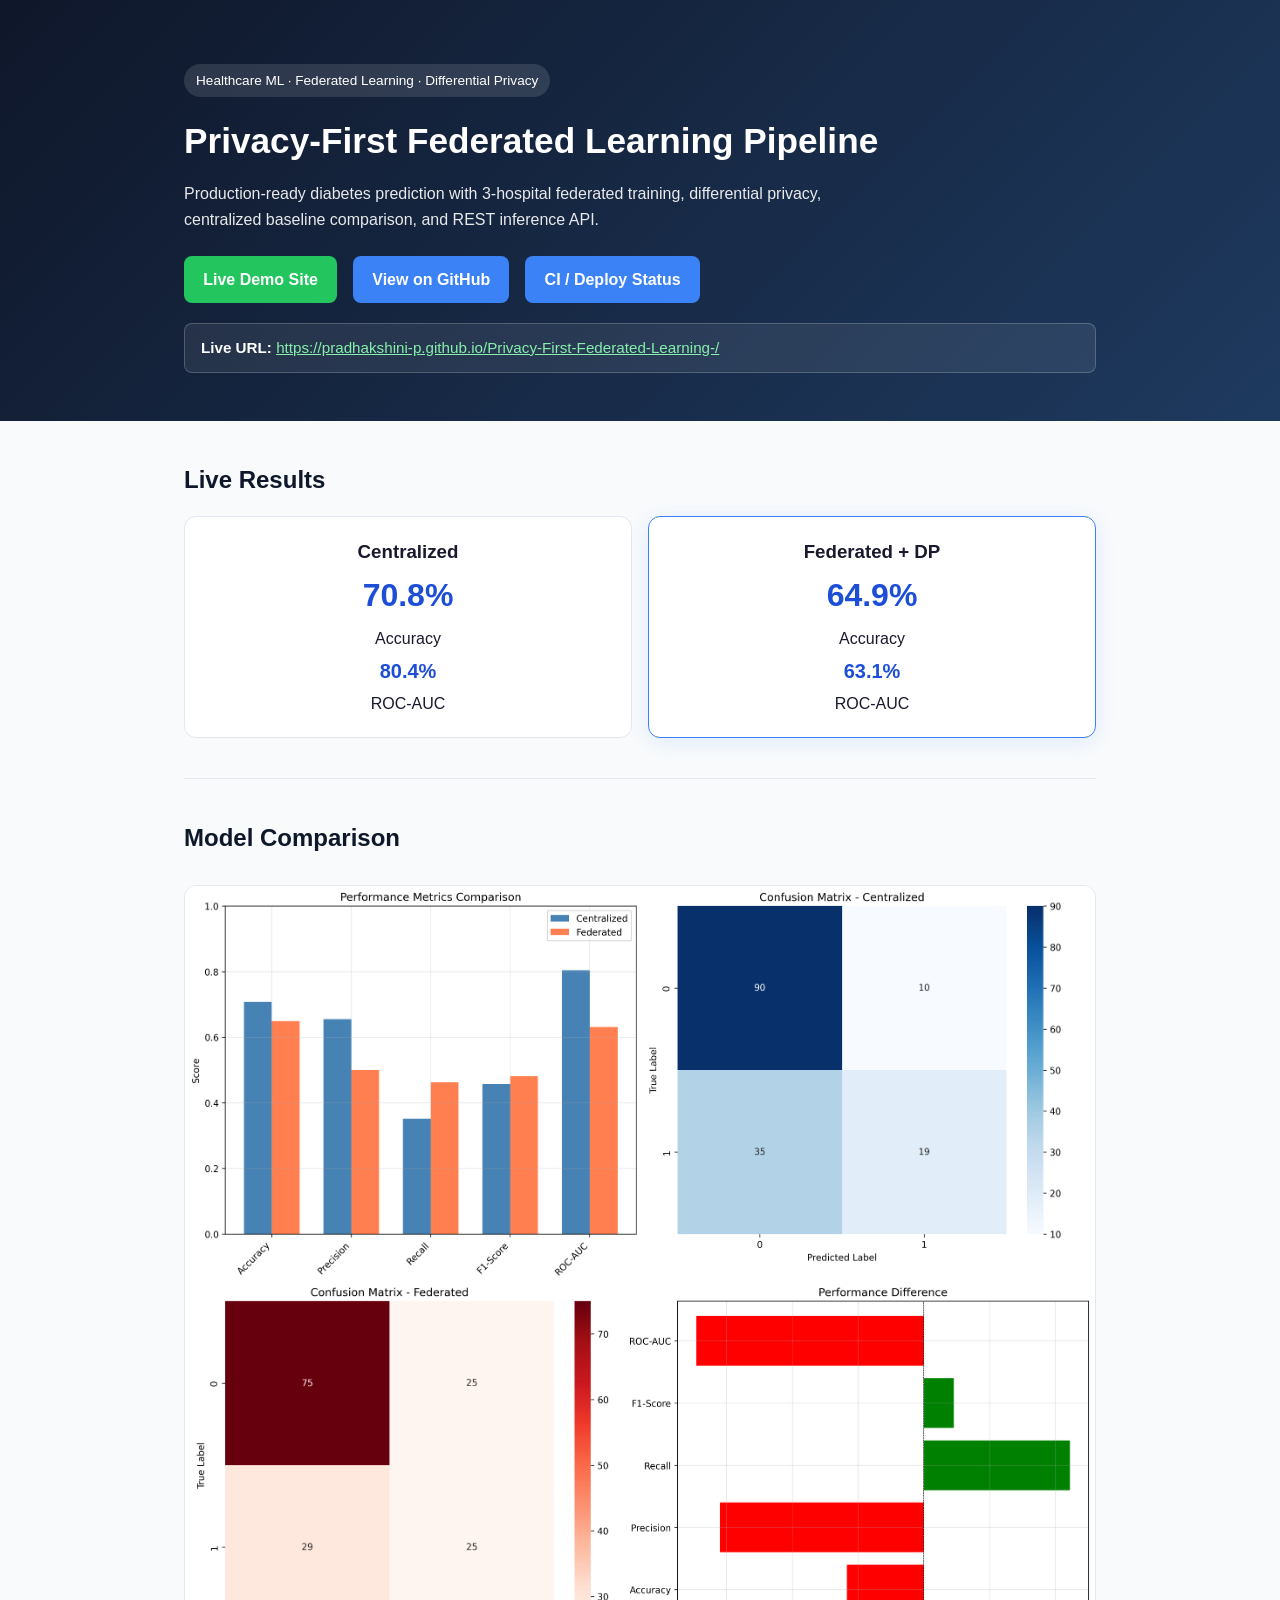
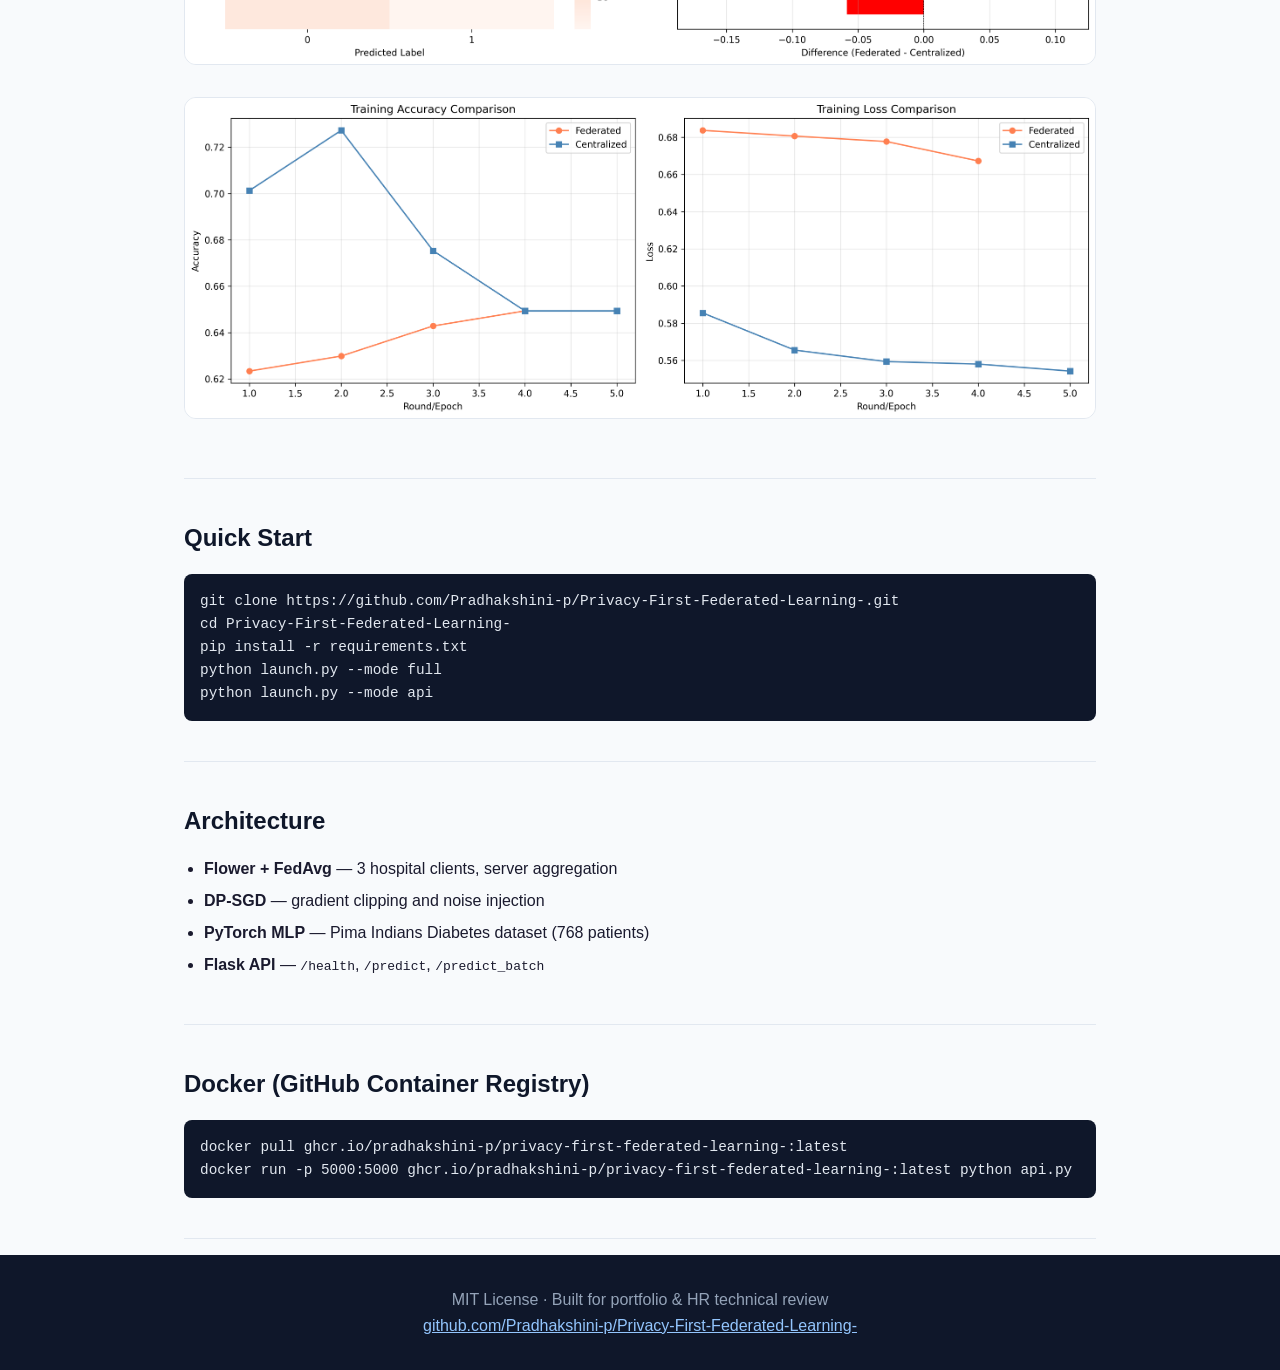
<file: index.html>
<!DOCTYPE html>
<html lang="en">
<head>
  <meta charset="UTF-8" />
  <meta name="viewport" content="width=device-width, initial-scale=1.0" />
  <title>Privacy-First Federated Learning Pipeline</title>
  <link rel="stylesheet" href="css/style.css" />
</head>
<body>
  <header class="hero">
    <div class="container">
      <p class="badge">Healthcare ML · Federated Learning · Differential Privacy</p>
      <h1>Privacy-First Federated Learning Pipeline</h1>
      <p class="subtitle">
        Production-ready diabetes prediction with 3-hospital federated training,
        differential privacy, centralized baseline comparison, and REST inference API.
      </p>
      <div class="cta">
        <a class="primary" href="https://pradhakshini-p.github.io/Privacy-First-Federated-Learning-/" target="_blank">Live Demo Site</a>
        <a href="https://github.com/Pradhakshini-p/Privacy-First-Federated-Learning-" target="_blank">View on GitHub</a>
        <a href="https://github.com/Pradhakshini-p/Privacy-First-Federated-Learning-/actions" target="_blank">CI / Deploy Status</a>
      </div>
      <p class="live-url">
        <strong>Live URL:</strong>
        <a href="https://pradhakshini-p.github.io/Privacy-First-Federated-Learning-/" target="_blank">
          https://pradhakshini-p.github.io/Privacy-First-Federated-Learning-/
        </a>
      </p>
    </div>
  </header>

  <main class="container">
    <section>
      <h2>Live Results</h2>
      <div class="metrics">
        <div class="card">
          <h3>Centralized</h3>
          <p class="metric">70.8%</p>
          <span>Accuracy</span>
          <p class="metric small">80.4%</p>
          <span>ROC-AUC</span>
        </div>
        <div class="card accent">
          <h3>Federated + DP</h3>
          <p class="metric">64.9%</p>
          <span>Accuracy</span>
          <p class="metric small">63.1%</p>
          <span>ROC-AUC</span>
        </div>
      </div>
    </section>

    <section>
      <h2>Model Comparison</h2>
      <img src="assets/comparison_plots.png" alt="Centralized vs Federated comparison" class="plot" />
      <img src="assets/training_comparison.png" alt="Training curves comparison" class="plot" />
    </section>

    <section>
      <h2>Quick Start</h2>
      <pre><code>git clone https://github.com/Pradhakshini-p/Privacy-First-Federated-Learning-.git
cd Privacy-First-Federated-Learning-
pip install -r requirements.txt
python launch.py --mode full
python launch.py --mode api</code></pre>
    </section>

    <section>
      <h2>Architecture</h2>
      <ul>
        <li><strong>Flower + FedAvg</strong> — 3 hospital clients, server aggregation</li>
        <li><strong>DP-SGD</strong> — gradient clipping and noise injection</li>
        <li><strong>PyTorch MLP</strong> — Pima Indians Diabetes dataset (768 patients)</li>
        <li><strong>Flask API</strong> — <code>/health</code>, <code>/predict</code>, <code>/predict_batch</code></li>
      </ul>
    </section>

    <section>
      <h2>Docker (GitHub Container Registry)</h2>
      <pre><code>docker pull ghcr.io/pradhakshini-p/privacy-first-federated-learning-:latest
docker run -p 5000:5000 ghcr.io/pradhakshini-p/privacy-first-federated-learning-:latest python api.py</code></pre>
    </section>
  </main>

  <footer>
    <div class="container">
      <p>MIT License · Built for portfolio &amp; HR technical review</p>
      <p><a href="https://github.com/Pradhakshini-p/Privacy-First-Federated-Learning-">github.com/Pradhakshini-p/Privacy-First-Federated-Learning-</a></p>
    </div>
  </footer>
</body>
</html>
</file>
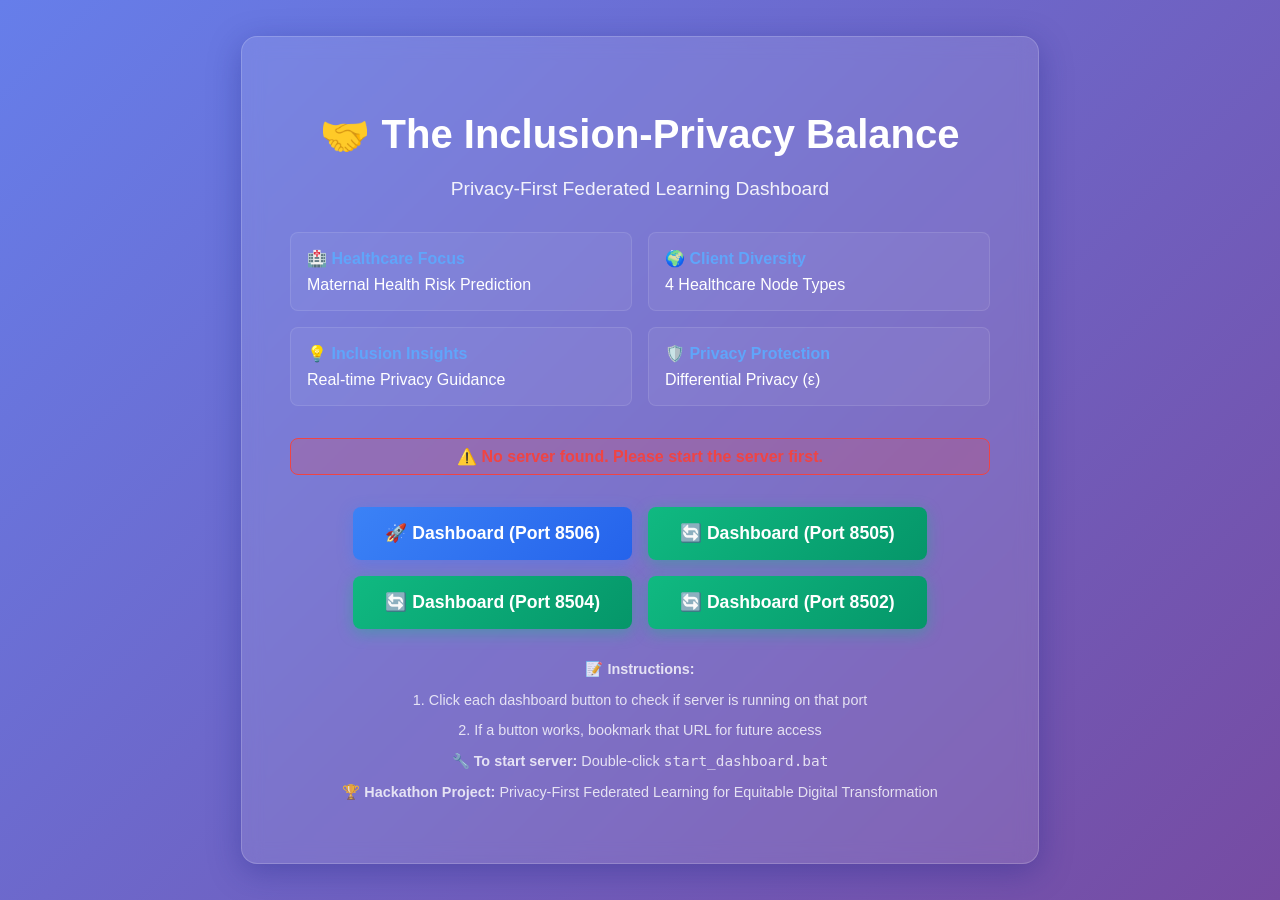
<file: archive/dashboard_launcher.html>
<!DOCTYPE html>
<html lang="en">
<head>
    <meta charset="UTF-8">
    <meta name="viewport" content="width=device-width, initial-scale=1.0">
    <title>The Inclusion-Privacy Balance - Dashboard Launcher</title>
    <style>
        body {
            font-family: 'Segoe UI', Tahoma, Geneva, Verdana, sans-serif;
            background: linear-gradient(135deg, #667eea 0%, #764ba2 100%);
            margin: 0;
            padding: 0;
            min-height: 100vh;
            display: flex;
            justify-content: center;
            align-items: center;
            color: white;
        }
        .container {
            text-align: center;
            background: rgba(255, 255, 255, 0.1);
            padding: 3rem;
            border-radius: 1rem;
            backdrop-filter: blur(10px);
            box-shadow: 0 8px 32px 0 rgba(31, 38, 135, 0.37);
            border: 1px solid rgba(255, 255, 255, 0.18);
            max-width: 700px;
        }
        h1 {
            font-size: 2.5rem;
            margin-bottom: 1rem;
            color: #ffffff;
        }
        .subtitle {
            font-size: 1.2rem;
            margin-bottom: 2rem;
            opacity: 0.9;
        }
        .button-group {
            display: flex;
            gap: 1rem;
            justify-content: center;
            flex-wrap: wrap;
            margin: 2rem 0;
        }
        .button {
            display: inline-block;
            background: linear-gradient(135deg, #3b82f6 0%, #2563eb 100%);
            color: white;
            padding: 1rem 2rem;
            text-decoration: none;
            border-radius: 0.5rem;
            font-weight: 600;
            font-size: 1.1rem;
            transition: all 0.3s ease;
            box-shadow: 0 4px 15px rgba(59, 130, 246, 0.4);
            min-width: 200px;
        }
        .button:hover {
            transform: translateY(-2px);
            box-shadow: 0 6px 20px rgba(59, 130, 246, 0.6);
        }
        .button.secondary {
            background: linear-gradient(135deg, #10b981 0%, #059669 100%);
            box-shadow: 0 4px 15px rgba(16, 185, 129, 0.4);
        }
        .button.secondary:hover {
            box-shadow: 0 6px 20px rgba(16, 185, 129, 0.6);
        }
        .info {
            margin-top: 2rem;
            font-size: 0.9rem;
            opacity: 0.8;
        }
        .features {
            display: grid;
            grid-template-columns: repeat(2, 1fr);
            gap: 1rem;
            margin: 2rem 0;
            text-align: left;
        }
        .feature {
            background: rgba(255, 255, 255, 0.05);
            padding: 1rem;
            border-radius: 0.5rem;
            border: 1px solid rgba(255, 255, 255, 0.1);
        }
        .feature-title {
            font-weight: 600;
            margin-bottom: 0.5rem;
            color: #60a5fa;
        }
        .status {
            padding: 0.5rem 1rem;
            border-radius: 0.5rem;
            margin: 1rem 0;
            font-weight: 600;
        }
        .status.success {
            background: rgba(16, 185, 129, 0.2);
            border: 1px solid #10b981;
            color: #10b981;
        }
        .status.error {
            background: rgba(239, 68, 68, 0.2);
            border: 1px solid #ef4444;
            color: #ef4444;
        }
    </style>
</head>
<body>
    <div class="container">
        <h1>🤝 The Inclusion-Privacy Balance</h1>
        <p class="subtitle">Privacy-First Federated Learning Dashboard</p>
        
        <div class="features">
            <div class="feature">
                <div class="feature-title">🏥 Healthcare Focus</div>
                <div>Maternal Health Risk Prediction</div>
            </div>
            <div class="feature">
                <div class="feature-title">🌍 Client Diversity</div>
                <div>4 Healthcare Node Types</div>
            </div>
            <div class="feature">
                <div class="feature-title">💡 Inclusion Insights</div>
                <div>Real-time Privacy Guidance</div>
            </div>
            <div class="feature">
                <div class="feature-title">🛡️ Privacy Protection</div>
                <div>Differential Privacy (ε)</div>
            </div>
        </div>
        
        <div id="status-check">
            <div class="status">Checking server status...</div>
        </div>
        
        <div class="button-group">
            <a href="http://localhost:8506" class="button" id="port8506">
                🚀 Dashboard (Port 8506)
            </a>
            <a href="http://localhost:8505" class="button secondary" id="port8505">
                🔄 Dashboard (Port 8505)
            </a>
            <a href="http://localhost:8504" class="button secondary" id="port8504">
                🔄 Dashboard (Port 8504)
            </a>
            <a href="http://localhost:8502" class="button secondary" id="port8502">
                🔄 Dashboard (Port 8502)
            </a>
        </div>
        
        <div class="info">
            <p><strong>📝 Instructions:</strong></p>
            <p>1. Click each dashboard button to check if server is running on that port</p>
            <p>2. If a button works, bookmark that URL for future access</p>
            <p><strong>🔧 To start server:</strong> Double-click <code>start_dashboard.bat</code></p>
            <p><strong>🏆 Hackathon Project:</strong> Privacy-First Federated Learning for Equitable Digital Transformation</p>
        </div>
    </div>

    <script>
        // Check multiple ports for running server
        const ports = [8506, 8505, 8504, 8502];
        const statusDiv = document.getElementById('status-check');
        
        async function checkPorts() {
            let workingPort = null;
            
            for (let port of ports) {
                try {
                    const response = await fetch(`http://localhost:${port}`);
                    if (response.ok) {
                        workingPort = port;
                        break;
                    }
                } catch (error) {
                    // Port not working, continue checking
                }
            }
            
            if (workingPort) {
                statusDiv.innerHTML = `<div class="status success">✅ Server found on port ${workingPort}!</div>`;
                // Highlight the working button
                document.getElementById(`port${workingPort}`).style.border = '3px solid #10b981';
                document.getElementById(`port${workingPort}`).style.transform = 'scale(1.05)';
            } else {
                statusDiv.innerHTML = `<div class="status error">⚠️ No server found. Please start the server first.</div>`;
            }
        }
        
        // Check ports when page loads
        checkPorts();
        
        // Add click handlers to buttons
        document.querySelectorAll('.button').forEach(button => {
            button.addEventListener('click', (e) => {
                const href = e.target.getAttribute('href');
                window.open(href, '_blank');
            });
        });
    </script>
</body>
</html>
</file>
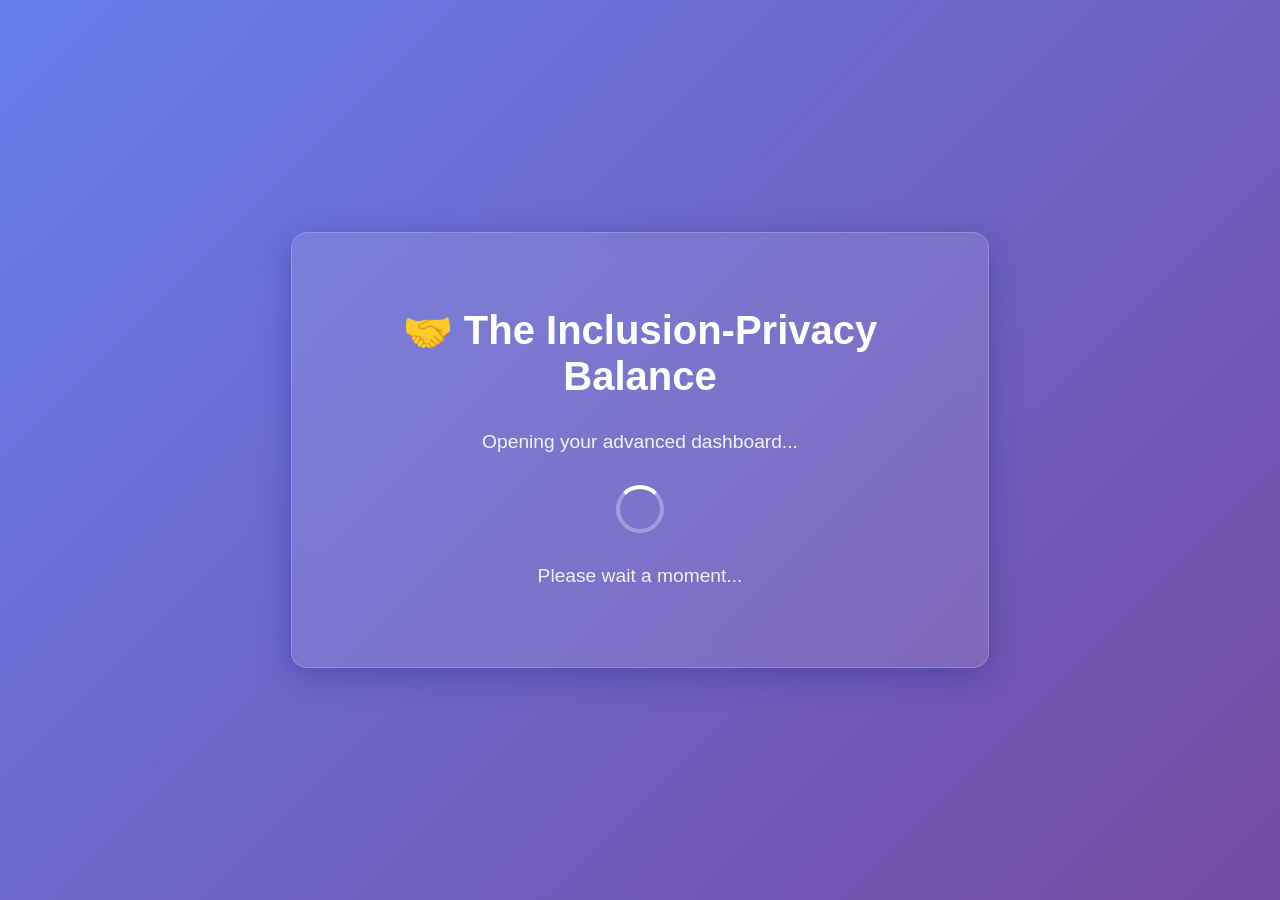
<file: archive/result_website.html>
<!DOCTYPE html>
<html lang="en">
<head>
    <meta charset="UTF-8">
    <meta name="viewport" content="width=device-width, initial-scale=1.0">
    <title>Opening Dashboard...</title>
    <style>
        body {
            font-family: 'Segoe UI', Tahoma, Geneva, Verdana, sans-serif;
            background: linear-gradient(135deg, #667eea 0%, #764ba2 100%);
            margin: 0;
            padding: 0;
            height: 100vh;
            display: flex;
            justify-content: center;
            align-items: center;
            color: white;
        }
        .container {
            text-align: center;
            background: rgba(255, 255, 255, 0.1);
            padding: 3rem;
            border-radius: 1rem;
            backdrop-filter: blur(10px);
            box-shadow: 0 8px 32px 0 rgba(31, 38, 135, 0.37);
            border: 1px solid rgba(255, 255, 255, 0.18);
            max-width: 600px;
        }
        h1 {
            font-size: 2.5rem;
            margin-bottom: 1rem;
            color: #ffffff;
        }
        .loading {
            font-size: 1.2rem;
            margin: 2rem 0;
            opacity: 0.9;
        }
        .spinner {
            border: 4px solid rgba(255, 255, 255, 0.3);
            border-top: 4px solid #ffffff;
            border-radius: 50%;
            width: 40px;
            height: 40px;
            animation: spin 1s linear infinite;
            margin: 2rem auto;
        }
        @keyframes spin {
            0% { transform: rotate(0deg); }
            100% { transform: rotate(360deg); }
        }
    </style>
</head>
<body>
    <div class="container">
        <h1>🤝 The Inclusion-Privacy Balance</h1>
        <div class="loading">Opening your advanced dashboard...</div>
        <div class="spinner"></div>
        <div class="loading">Please wait a moment...</div>
    </div>

    <script>
        // Redirect to the current dashboard
        setTimeout(() => {
            window.location.href = "http://localhost:8506";
        }, 2000);
    </script>
</body>
</html>
</file>
<file: css/style.css>
* { box-sizing: border-box; margin: 0; padding: 0; }
body {
  font-family: -apple-system, BlinkMacSystemFont, "Segoe UI", Roboto, sans-serif;
  line-height: 1.6;
  color: #1a1a2e;
  background: #f8fafc;
}
.container { max-width: 960px; margin: 0 auto; padding: 0 1.5rem; }
.hero {
  background: linear-gradient(135deg, #0f172a 0%, #1e3a5f 100%);
  color: #fff;
  padding: 4rem 0 3rem;
}
.badge {
  display: inline-block;
  background: rgba(255,255,255,0.12);
  padding: 0.35rem 0.75rem;
  border-radius: 999px;
  font-size: 0.85rem;
  margin-bottom: 1rem;
}
.hero h1 { font-size: 2.2rem; margin-bottom: 0.75rem; }
.subtitle { opacity: 0.9; max-width: 640px; margin-bottom: 1.5rem; }
.cta { display: flex; gap: 1rem; flex-wrap: wrap; }
.cta a {
  background: #3b82f6;
  color: #fff;
  text-decoration: none;
  padding: 0.65rem 1.2rem;
  border-radius: 8px;
  font-weight: 600;
}
.cta a.primary { background: #22c55e; }
.cta a.primary:hover { background: #16a34a; }
.live-url {
  margin-top: 1.25rem;
  padding: 0.75rem 1rem;
  background: rgba(255,255,255,0.08);
  border: 1px solid rgba(255,255,255,0.2);
  border-radius: 8px;
  font-size: 0.95rem;
  word-break: break-all;
}
.live-url a { color: #86efac; }
main section { padding: 2.5rem 0; border-bottom: 1px solid #e2e8f0; }
h2 { margin-bottom: 1rem; color: #0f172a; }
.metrics { display: grid; grid-template-columns: repeat(auto-fit, minmax(220px, 1fr)); gap: 1rem; }
.card {
  background: #fff;
  border: 1px solid #e2e8f0;
  border-radius: 12px;
  padding: 1.25rem;
  text-align: center;
}
.card.accent { border-color: #3b82f6; box-shadow: 0 4px 20px rgba(59,130,246,0.12); }
.metric { font-size: 2rem; font-weight: 700; color: #1d4ed8; margin: 0.25rem 0; }
.metric.small { font-size: 1.25rem; }
.plot {
  width: 100%;
  border-radius: 12px;
  border: 1px solid #e2e8f0;
  margin: 0.75rem 0;
  background: #fff;
}
pre {
  background: #0f172a;
  color: #e2e8f0;
  padding: 1rem;
  border-radius: 8px;
  overflow-x: auto;
  font-size: 0.9rem;
}
ul { padding-left: 1.25rem; }
li { margin: 0.4rem 0; }
footer {
  background: #0f172a;
  color: #94a3b8;
  padding: 2rem 0;
  margin-top: 1rem;
  text-align: center;
}
footer a { color: #93c5fd; }
</file>
